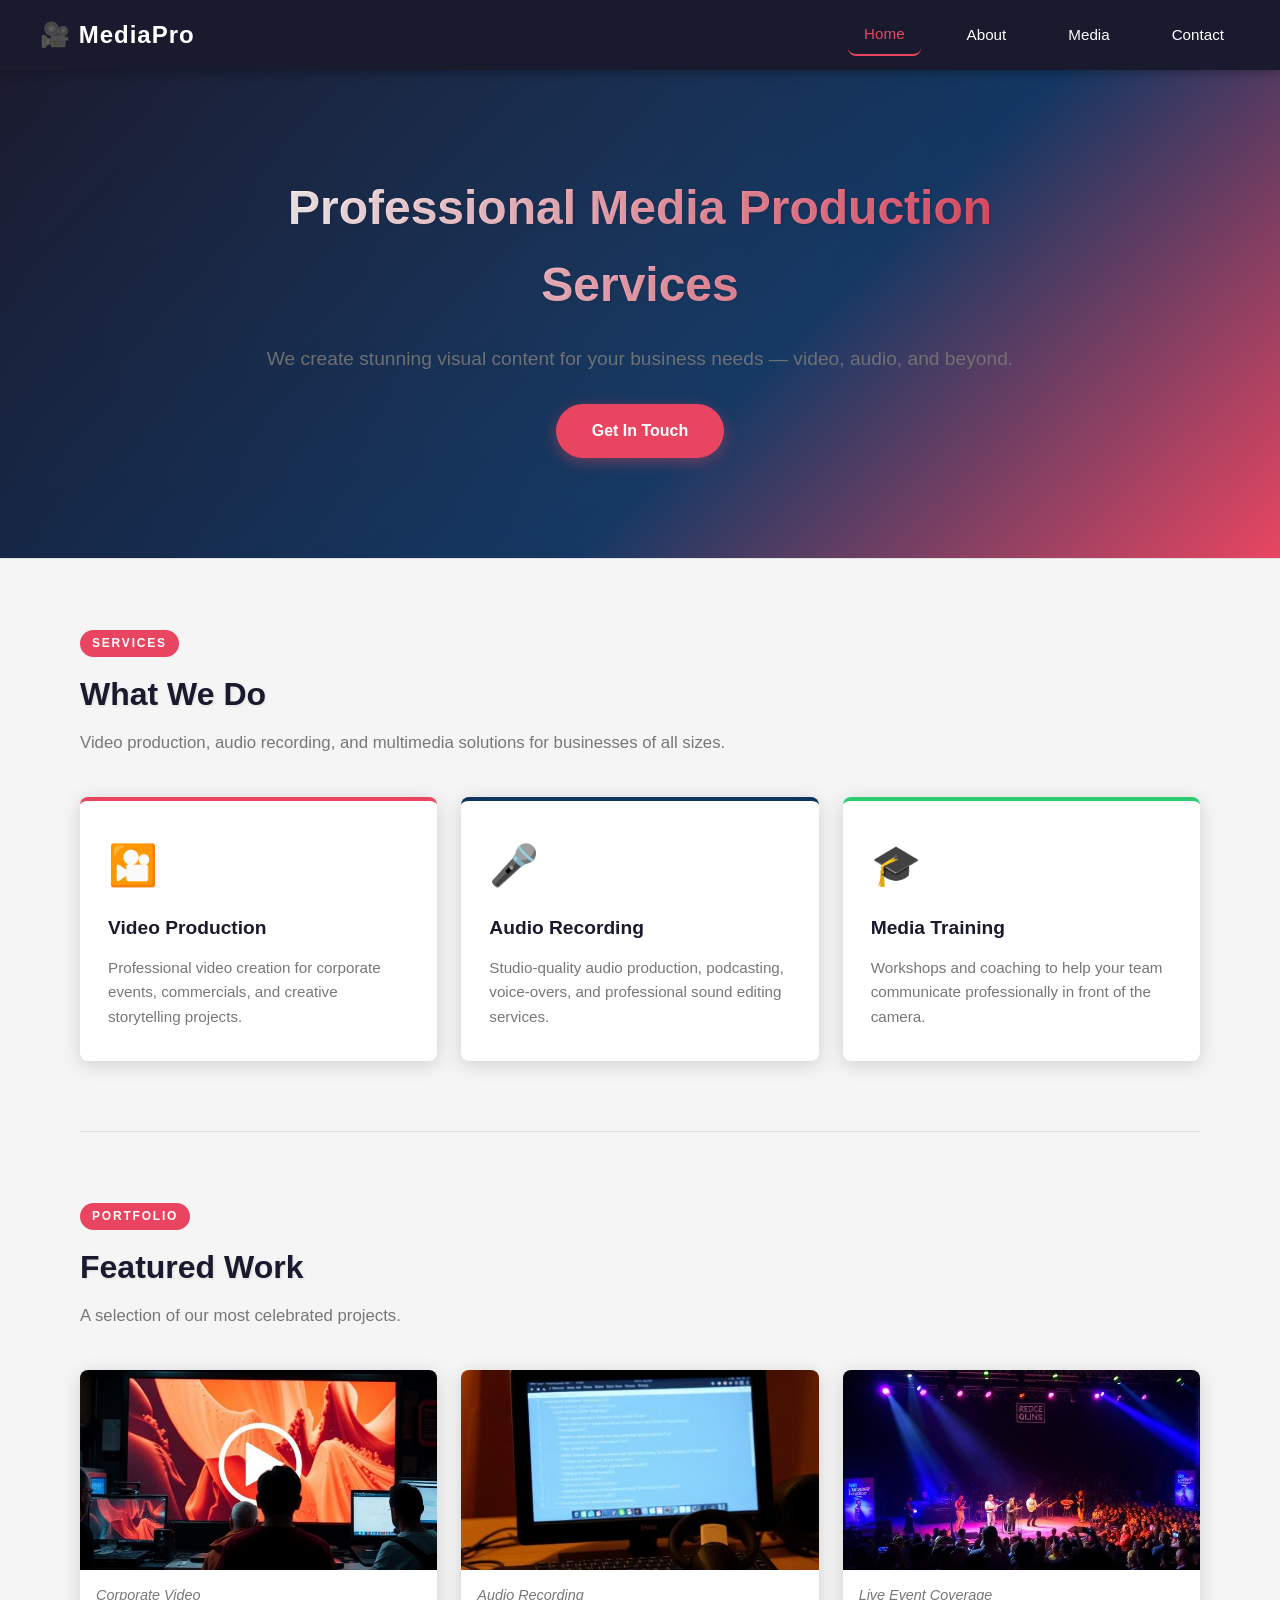
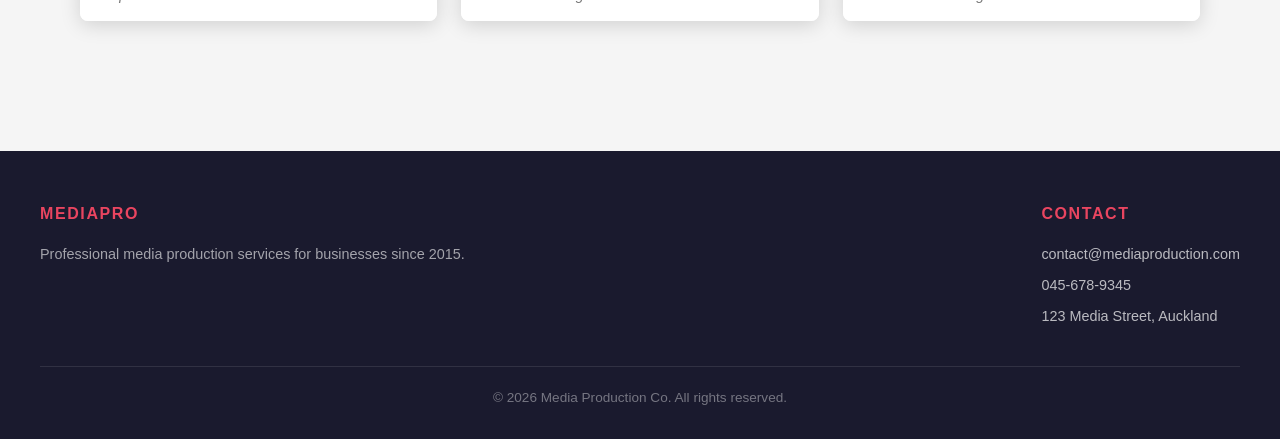
<file: index.html>
<!DOCTYPE html>
<html lang="en">
<head>
    <meta charset="UTF-8">
    <meta name="viewport" content="width=device-width, initial-scale=1.0">
    <meta name="description" content="Professional media production company offering video, audio, and multimedia solutions.">
    <meta name="author" content="Media Production Co.">
    <title>Home | Media Production Co.</title>
    <link rel="stylesheet" href ="css/styles.css">
</head>
<body>

    <header>
        <div class="header-inner">
            <a href="index.html" class="logo">&#127909; MediaPro</a>
            <nav aria-label="Main navigation">
                <a href="index.html" class="active">Home</a>
                <a href="about.html">About</a>
                <a href="media.html">Media</a>
                <a href="contact.html">Contact</a>
            </nav>
        </div>
    </header>

    <section class="hero" aria-label="Hero banner">
        <div class="hero-content">
            <h2>Professional Media Production Services</h2>
            <p>We create stunning visual content for your business needs — video, audio, and beyond.</p>
            <a href="contact.html" class="btn">Get In Touch</a>
        </div>
    </section>

    <main>

        <section aria-labelledby="services-heading">
            <span class="section-label">Services</span>
            <h2 id="services-heading">What We Do</h2>
            <p>Video production, audio recording, and multimedia solutions for businesses of all sizes.</p>

            <div class="services-flex">
                <article class="service-card">
                    <span class="service-icon">&#127910;</span>
                    <h3>Video Production</h3>
                    <p>Professional video creation for corporate events, commercials, and creative storytelling projects.</p>
                </article>
                <article class="service-card">
                    <span class="service-icon">&#127908;</span>
                    <h3>Audio Recording</h3>
                    <p>Studio-quality audio production, podcasting, voice-overs, and professional sound editing services.</p>
                </article>
                <article class="service-card">
                    <span class="service-icon">&#127891;</span>
                    <h3>Media Training</h3>
                    <p>Workshops and coaching to help your team communicate professionally in front of the camera.</p>
                </article>
            </div>
        </section>

        <section aria-labelledby="work-heading">
            <span class="section-label">Portfolio</span>
            <h2 id="work-heading">Featured Work</h2>
            <p>A selection of our most celebrated projects.</p>

            <div class="portfolio-grid">
                <figure>
                    <img src="images/Corporate video.jpeg" alt="Corporate video production shoot on location">
                    <figcaption>Corporate Video</figcaption>
                </figure>
                <figure>
                    <img src="images/audio recording.jpeg" alt="Professional audio recording studio session">
                    <figcaption>Audio Recording</figcaption>
                </figure>
                <figure>
                    <img src="images/Live event coverage.jpeg" alt="Live event media coverage with cameras">
                    <figcaption>Live Event Coverage</figcaption>
                </figure>
            </div>
        </section>

    </main>

    <footer>
        <div class="footer-inner">
            <div class="footer-col">
                <h4>MediaPro</h4>
                <p style="color:rgba(255,255,255,0.6); font-size:0.9rem;">Professional media production services for businesses since 2015.</p>
            </div>
            
            <div class="footer-col">
                <h4>Contact</h4>
                <a href="mailto:contact@mediaproduction.com">contact@mediaproduction.com</a>
                <a href="tel:045-678-9345">045-678-9345</a>
                <a href="#">123 Media Street, Auckland</a>
            </div>
        </div>
        <div class="footer-bottom">
            <p>&copy; 2026 Media Production Co. All rights reserved.</p>
        </div>
    </footer>

</body>
</html>
</file>
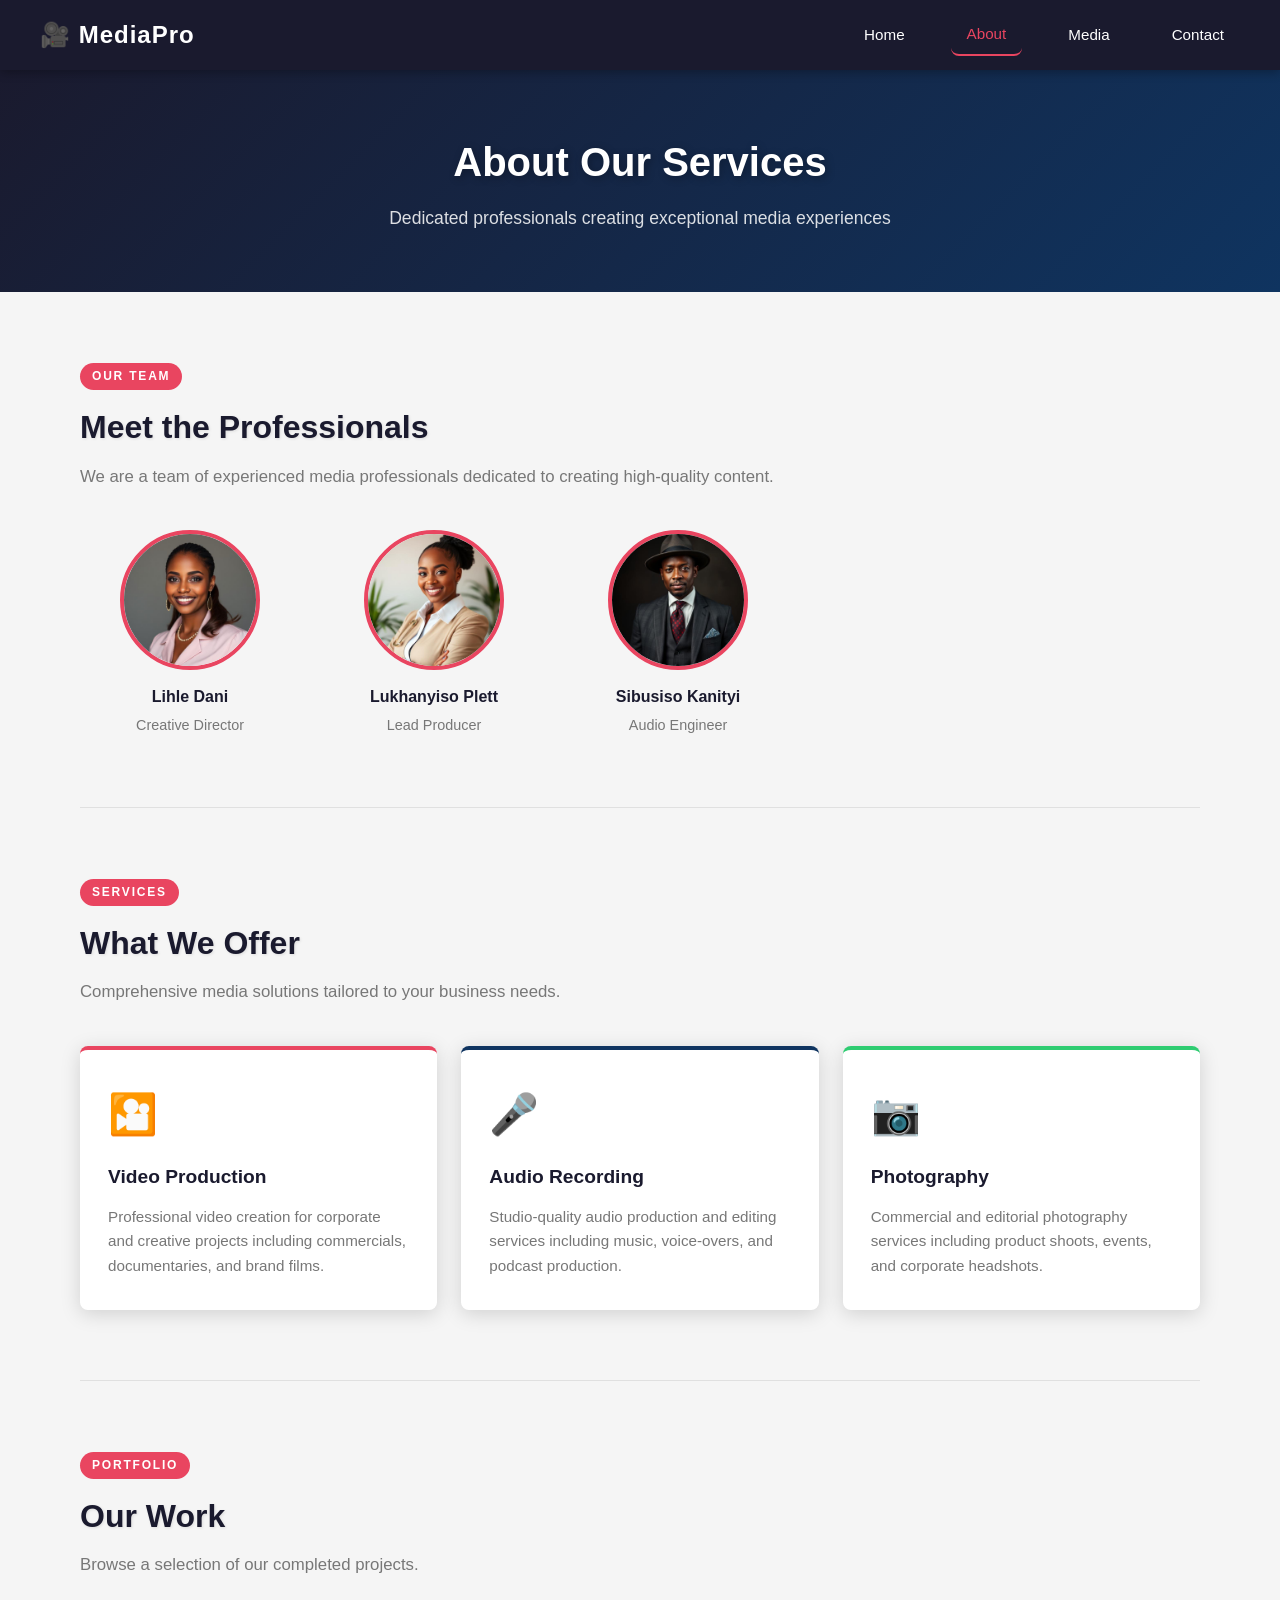
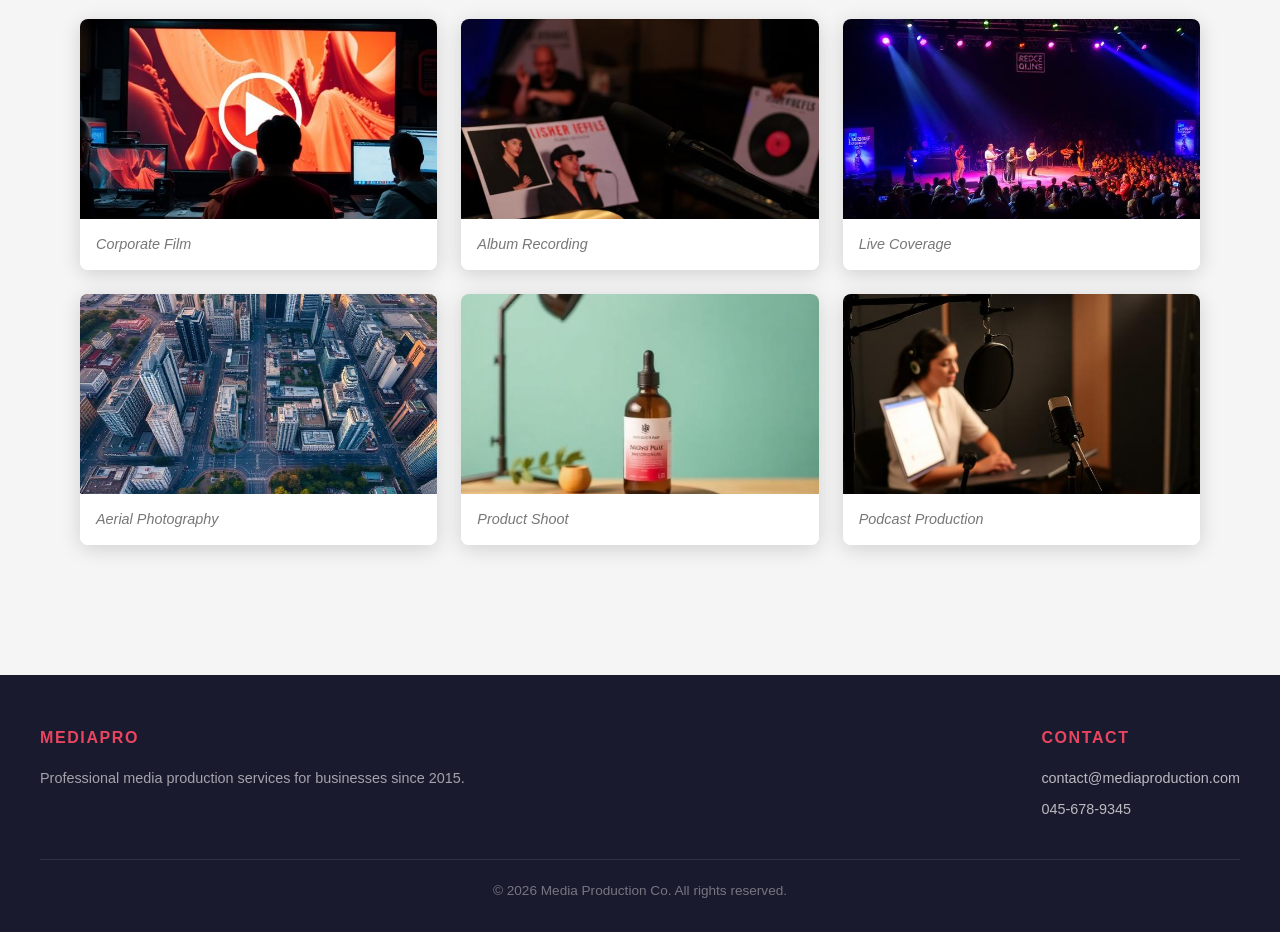
<file: about.html>
<!DOCTYPE html>
<html lang="en">
<head>
    <meta charset="UTF-8">
    <meta name="viewport" content="width=device-width, initial-scale=1.0">
    <meta name="description" content="Meet our team of experienced media professionals and learn about our services.">
    <meta name="author" content="Media Production Co.">
    <title>About Us | Media Production Co.</title>
    <link rel="stylesheet" href="css/styles.css">
</head>
<body>

    <header>
        <div class="header-inner">
            <a href="index.html" class="logo">&#127909; MediaPro</a>
            <nav aria-label="Main navigation">
                <a href="index.html">Home</a>
                <a href="about.html" class="active">About</a>
                <a href="media.html">Media</a>
                <a href="contact.html">Contact</a>
            </nav>
        </div>
    </header>

    <div class="page-banner">
        <h1>About Our Services</h1>
        <p>Dedicated professionals creating exceptional media experiences</p>
    </div>

    <main>

        <section aria-labelledby="team-heading">
            <span class="section-label">Our Team</span>
            <h2 id="team-heading">Meet the Professionals</h2>
            <p>We are a team of experienced media professionals dedicated to creating high-quality content.</p>

            <div class="team-flex">
                <div class="team-card">
                    <figure>
                        <img src="images/Lihle Dani.jpeg" alt="Portrait of Lihle Dani, Creative Director">
                        <figcaption>
                            <strong>Lihle Dani</strong>
                            Creative Director
                        </figcaption>
                    </figure>
                </div>
                <div class="team-card">
                    <figure>
                        <img src="images/Lukhanyiso Plett.jpeg" alt="Portrait of Lukhanyi Plett, Lead Producer">
                        <figcaption>
                            <strong>Lukhanyiso Plett</strong>
                            Lead Producer
                        </figcaption>
                    </figure>
                </div>
                <div class="team-card">
                    <figure>
                        <img src="images/Sibusiso Kanityi.jpeg" alt="Portrait of Sibusiso Kanityi, Audio Engineer">
                        <figcaption>
                            <strong>Sibusiso Kanityi</strong>
                            Audio Engineer
                        </figcaption>
                    </figure>
                </div>
            </div>
        </section>

        <section aria-labelledby="services-heading">
            <span class="section-label">Services</span>
            <h2 id="services-heading">What We Offer</h2>
            <p>Comprehensive media solutions tailored to your business needs.</p>

            <div class="services-flex">
                <article class="service-card">
                    <span class="service-icon">&#127910;</span>
                    <h3>Video Production</h3>
                    <p>Professional video creation for corporate and creative projects including commercials, documentaries, and brand films.</p>
                </article>
                <article class="service-card">
                    <span class="service-icon">&#127908;</span>
                    <h3>Audio Recording</h3>
                    <p>Studio-quality audio production and editing services including music, voice-overs, and podcast production.</p>
                </article>
                <article class="service-card">
                    <span class="service-icon">&#128247;</span>
                    <h3>Photography</h3>
                    <p>Commercial and editorial photography services including product shoots, events, and corporate headshots.</p>
                </article>
            </div>
        </section>

        <section aria-labelledby="portfolio-heading">
            <span class="section-label">Portfolio</span>
            <h2 id="portfolio-heading">Our Work</h2>
            <p>Browse a selection of our completed projects.</p>

            <div class="portfolio-grid">
                <figure>
                    <img src="images/Corporate video.jpeg" alt="Corporate video production filming on location in an office">
                    <figcaption>Corporate Film</figcaption>
                </figure>
                <figure>
                    <img src="images/Album.jpeg" alt="Professional recording studio with mixing board">
                    <figcaption>Album Recording</figcaption>
                </figure>
                <figure>
                    <img src="images/Live event coverage.jpeg" alt="Live event with professional video coverage">
                    <figcaption>Live Coverage</figcaption>
                </figure>
                <figure>
                    <img src="images/Aerial photography.jpeg" alt="Drone aerial photography of cityscape">
                    <figcaption>Aerial Photography</figcaption>
                </figure>
                <figure>
                    <img src="images/product shoot.jpeg" alt="Product photography on white studio backdrop">
                    <figcaption>Product Shoot</figcaption>
                </figure>
                <figure>
                    <img src="images/Podcast.jpeg" alt="Radio host recording podcast in studio">
                    <figcaption>Podcast Production</figcaption>
                </figure>
            </div>
        </section>

    </main>

    <footer>
        <div class="footer-inner">
            <div class="footer-col">
                <h4>MediaPro</h4>
                <p style="color:rgba(255,255,255,0.6); font-size:0.9rem;">Professional media production services for businesses since 2015.</p>
            </div>
            
            <div class="footer-col">
                <h4>Contact</h4>
                <a href="mailto:contact@mediaproduction.com">contact@mediaproduction.com</a>
                <a href="tel:045-678-9345">045-678-9345</a>
            </div>
        </div>
        <div class="footer-bottom">
            <p>&copy; 2026 Media Production Co. All rights reserved.</p>
        </div>
    </footer>

</body>
</html>
</file>
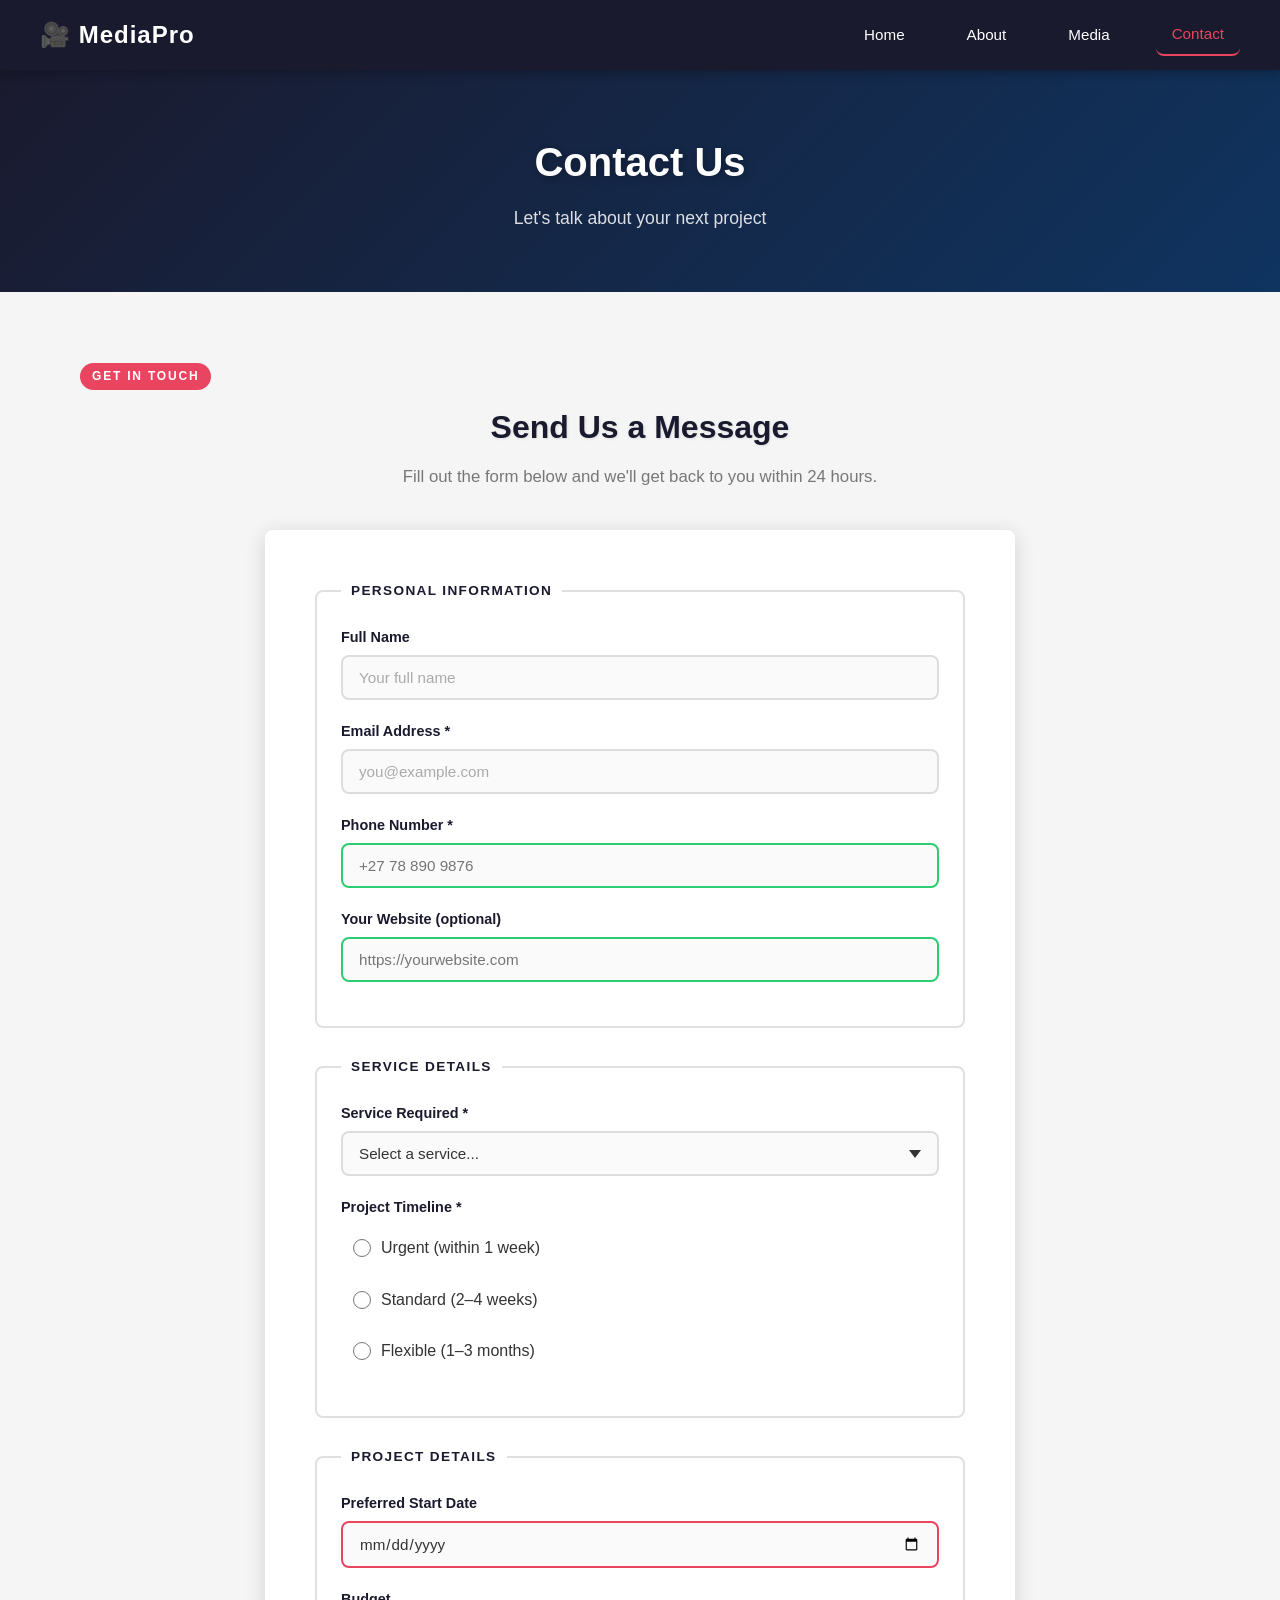
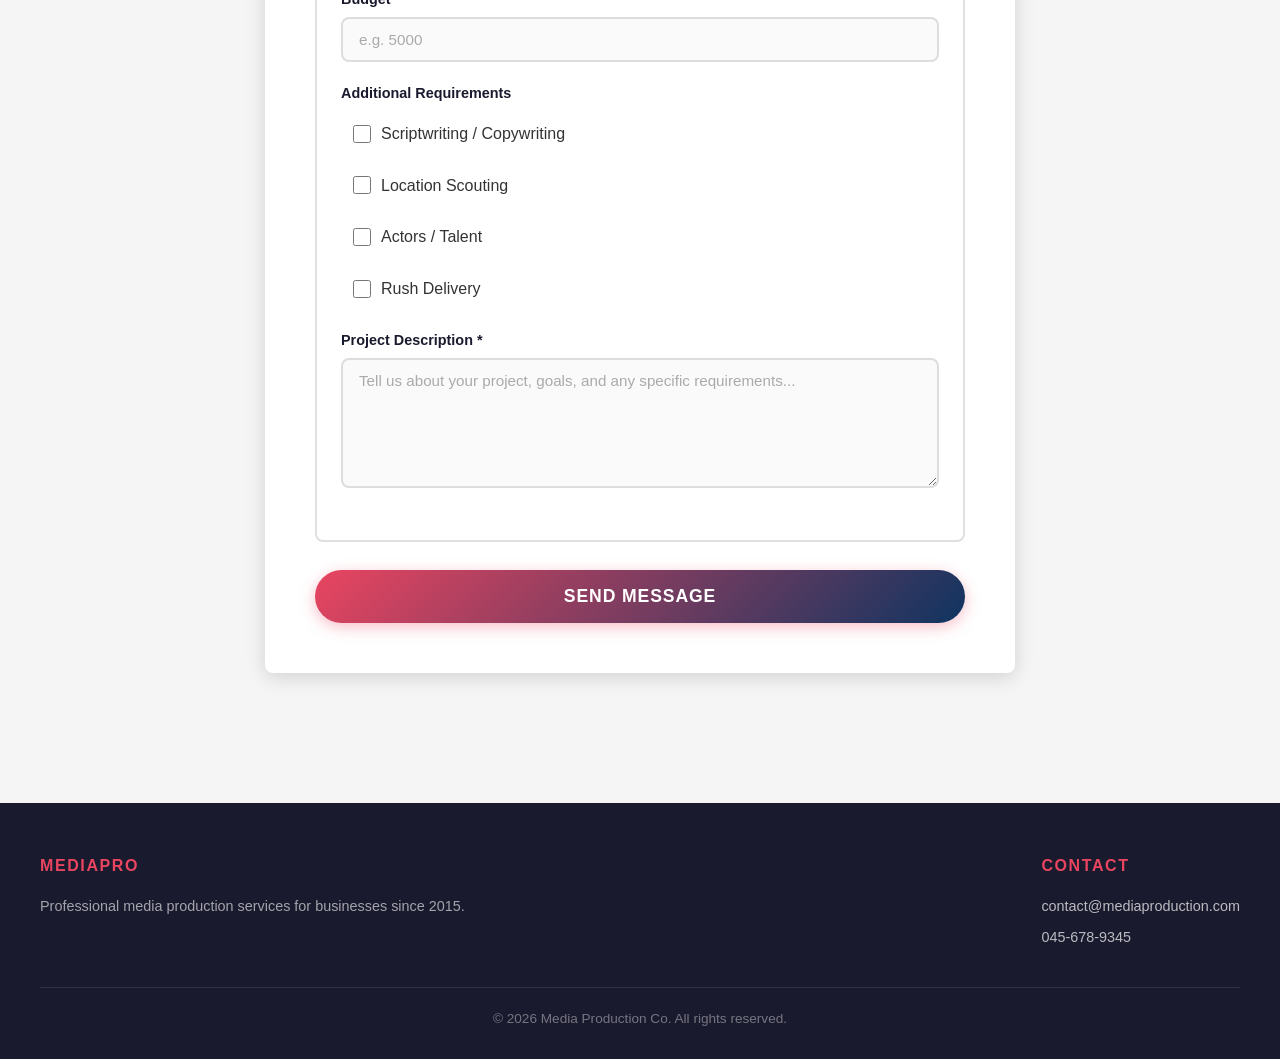
<file: contact.html>
<!DOCTYPE html>
<html lang="en">
<head>
    <meta charset="UTF-8">
    <meta name="viewport" content="width=device-width, initial-scale=1.0">
    <meta name="description" content="Contact Media Production Co. to discuss your next project.">
    <meta name="author" content="Media Production Co.">
    <title>Contact | Media Production Co.</title>
    <link rel="stylesheet" href="css/styles.css">
</head>
<body>

    <header>
        <div class="header-inner">
            <a href="index.html" class="logo">&#127909; MediaPro</a>
            <nav aria-label="Main navigation">
                <a href="index.html">Home</a>
                <a href="about.html">About</a>
                <a href="media.html">Media</a>
                <a href="contact.html" class="active">Contact</a>
            </nav>
        </div>
    </header>

    <div class="page-banner">
        <h1>Contact Us</h1>
        <p>Let's talk about your next project</p>
    </div>

    <main>
        <section aria-labelledby="contact-heading">
            <span class="section-label">Get In Touch</span>
            <h2 id="contact-heading" class="text-center">Send Us a Message</h2>
            <p class="text-center">Fill out the form below and we'll get back to you within 24 hours.</p>

            <form class="contact-form" action="#" method="post" >

                <fieldset>
                    <legend>Personal Information</legend>

                    <div class="form-group">
                        <label for="full-name">Full Name</label>
                        <input
                            type="text"
                            id="full-name"
                            name="full-name"
                            placeholder="Your full name"
                            minlength="2"
                            maxlength="100"
                            autocomplete="name" required>
                    </div>

                    <div class="form-group">
                        <label for="email">Email Address <span aria-hidden="true">*</span></label>
                        <input
                            type="email"
                            id="email"
                            name="email"
                            placeholder="you@example.com"
                            required
                            pattern="[a-z0-9._%+\-]+@[a-z0-9.\-]+\.[a-z]{2,}$"
                            autocomplete="email" >
                    </div>

                    <div class="form-group">
                        <label for="phone">Phone Number <span aria-hidden="true">*</span></label>
                        <input
                           type="tel"
                           id="phone"
                           name="phone"
                           placeholder="+27 78 890 9876"
                           pattern="^\+?[0-9\s\-]{10,15}$"
                           maxlength="12"
                           autocomplete="tel">
                    </div>

                    <div class="form-group">
                        <label for="website">Your Website (optional)</label>
                        <input
                            type="url"
                            id="website"
                            name="website"
                            placeholder="https://yourwebsite.com"
                            autocomplete="url">
                    </div>
                </fieldset>

                <fieldset>
                    <legend>Service Details</legend>

                    <div class="form-group">
                        <label for="service">Service Required <span aria-hidden="true">*</span></label>
                        <select id="service" name="service" required>
                            <option value="" disabled selected>Select a service...</option>
                            <option value="video">Video Production</option>
                            <option value="audio">Audio Recording</option>
                            <option value="photography">Photography</option>
                            <option value="podcast">Podcast Production</option>
                            <option value="training">Media Training</option>
                            <option value="other">Other</option>
                        </select>
                    </div>

                    <div class="form-group">
                        <label id="timeline-label">Project Timeline <span aria-hidden="true">*</span></label>
                        <div class="radio-group" role="radiogroup" aria-labelledby="timeline-label">
                            <label>
                                <input type="radio" name="timeline" value="urgent" required>
                                Urgent (within 1 week)
                            </label>
                            <label>
                                <input type="radio" name="timeline" value="standard">
                                Standard (2–4 weeks)
                            </label>
                            <label>
                                <input type="radio" name="timeline" value="flexible">
                                Flexible (1–3 months)
                            </label>
                        </div>
                    </div>
                </fieldset>

                <fieldset>
                    <legend>Project Details</legend>

                    <div class="form-group">
                        <label for="start-date">Preferred Start Date</label>
                        <input
                            type="date"
                            id="start-date"
                            name="start-date"
                            min="2024-01-01" required>
                    </div>

                    <div class="form-group">
                        <label for="budget">Budget</label>
                        <input
                            type="number"
                            id="budget"
                            name="budget"
                            placeholder="e.g. 5000"
                            min="500"
                            max="500000"
                            step="100" required>
                    </div>

                    <div class="form-group">
                        <label>Additional Requirements</label>
                        <div class="checkbox-group">
                            <label>
                                <input type="checkbox" name="requirements" value="scriptwriting">
                                Scriptwriting / Copywriting
                            </label>
                            <label>
                                <input type="checkbox" name="requirements" value="location">
                                Location Scouting
                            </label>
                            <label>
                                <input type="checkbox" name="requirements" value="actors">
                                Actors / Talent
                            </label>
                            <label>
                                <input type="checkbox" name="requirements" value="rush">
                                Rush Delivery
                            </label>
                        </div>
                    </div>

                    <div class="form-group">
                        <label for="message">Project Description <span aria-hidden="true">*</span></label>
                        <textarea
                            id="message"
                            name="message"
                            placeholder="Tell us about your project, goals, and any specific requirements..."
                            required
                            minlength="20"
                            maxlength="2000"
                            rows="6"></textarea>
                    </div>
                </fieldset>

                <button type="submit" class="submit-btn">Send Message</button>

            </form>
        </section>
    </main>

    <footer>
        <div class="footer-inner">
            <div class="footer-col">
                <h4>MediaPro</h4>
                <p style="color:rgba(255,255,255,0.6); font-size:0.9rem;">Professional media production services for businesses since 2015.</p>
            </div>
            
            <div class="footer-col">
                <h4>Contact</h4>
                <a href="mailto:contact@mediaproduction.com">contact@mediaproduction.com</a>
                <a href="tel:045-678-9345">045-678-9345</a>
            </div>
        </div>
        <div class="footer-bottom">
            <p>&copy; 2026 Media Production Co. All rights reserved.</p>
        </div>
    </footer>

</body>
</html>
</file>
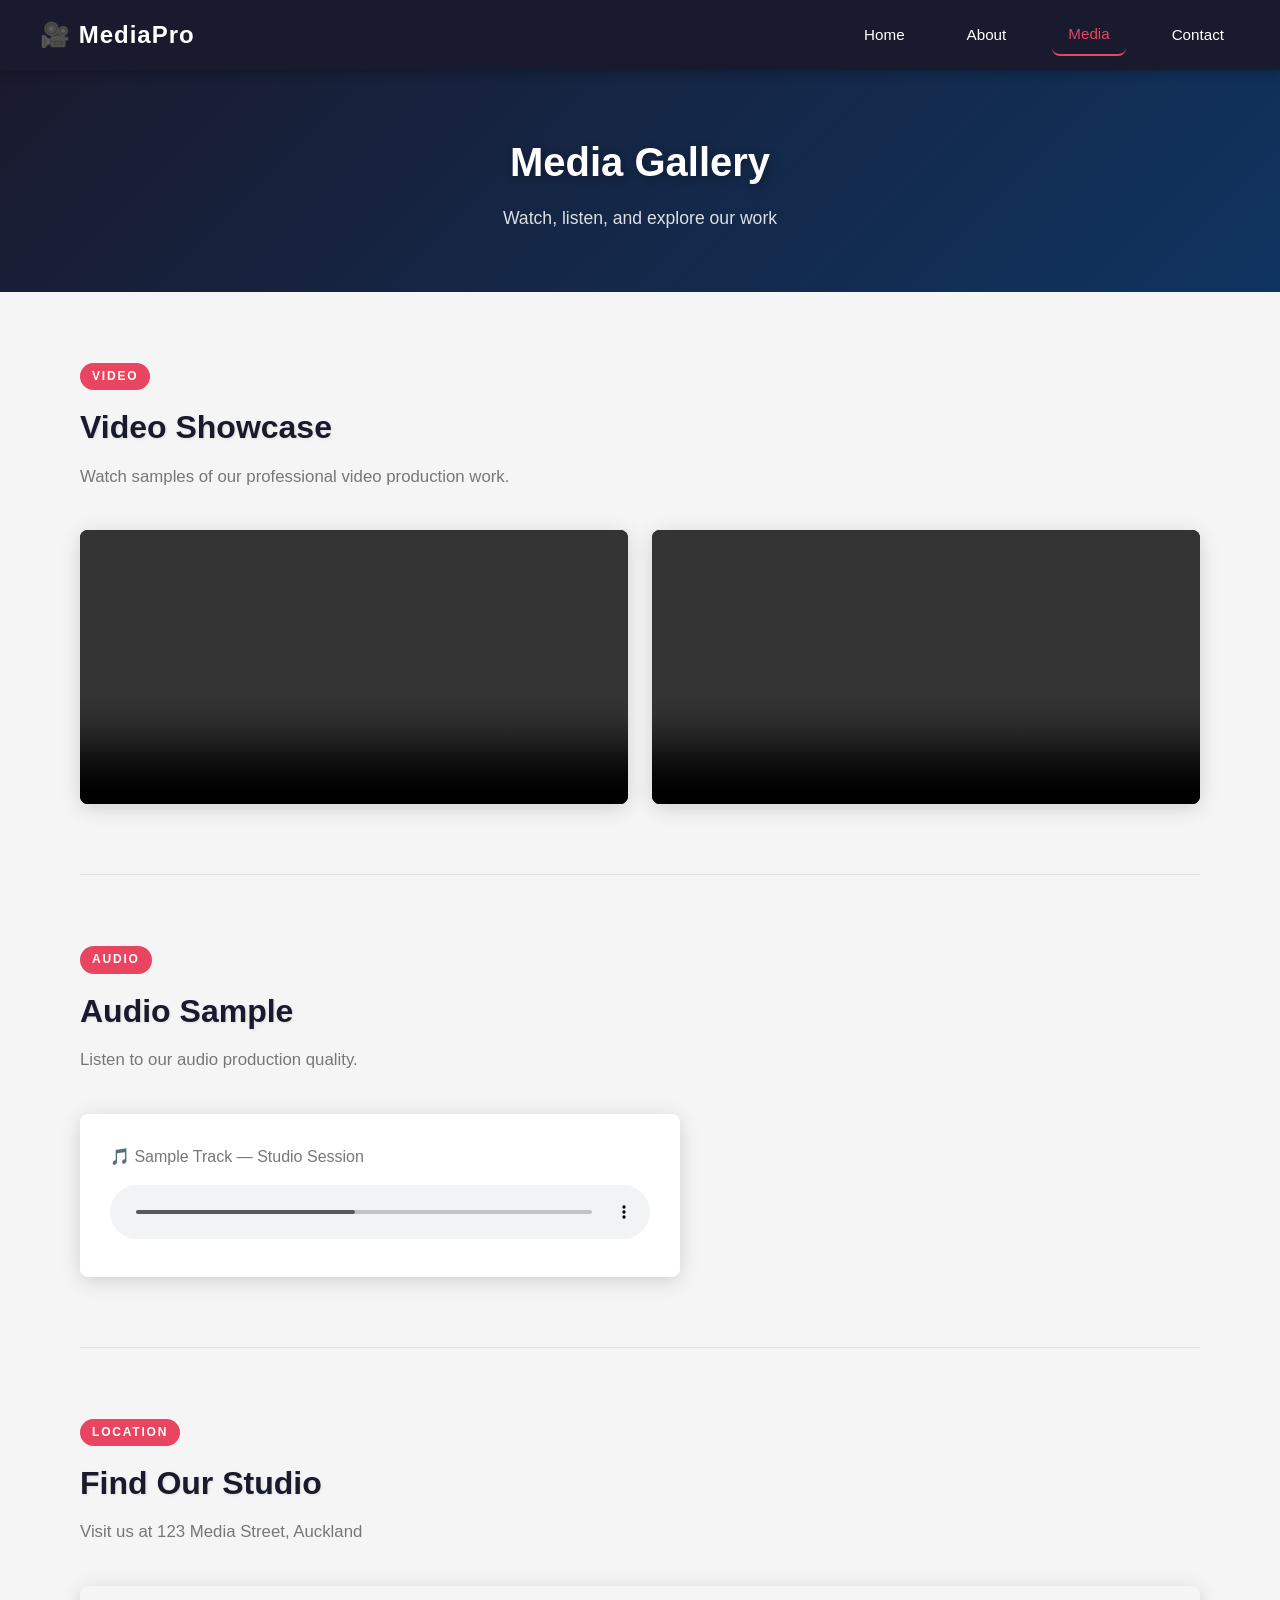
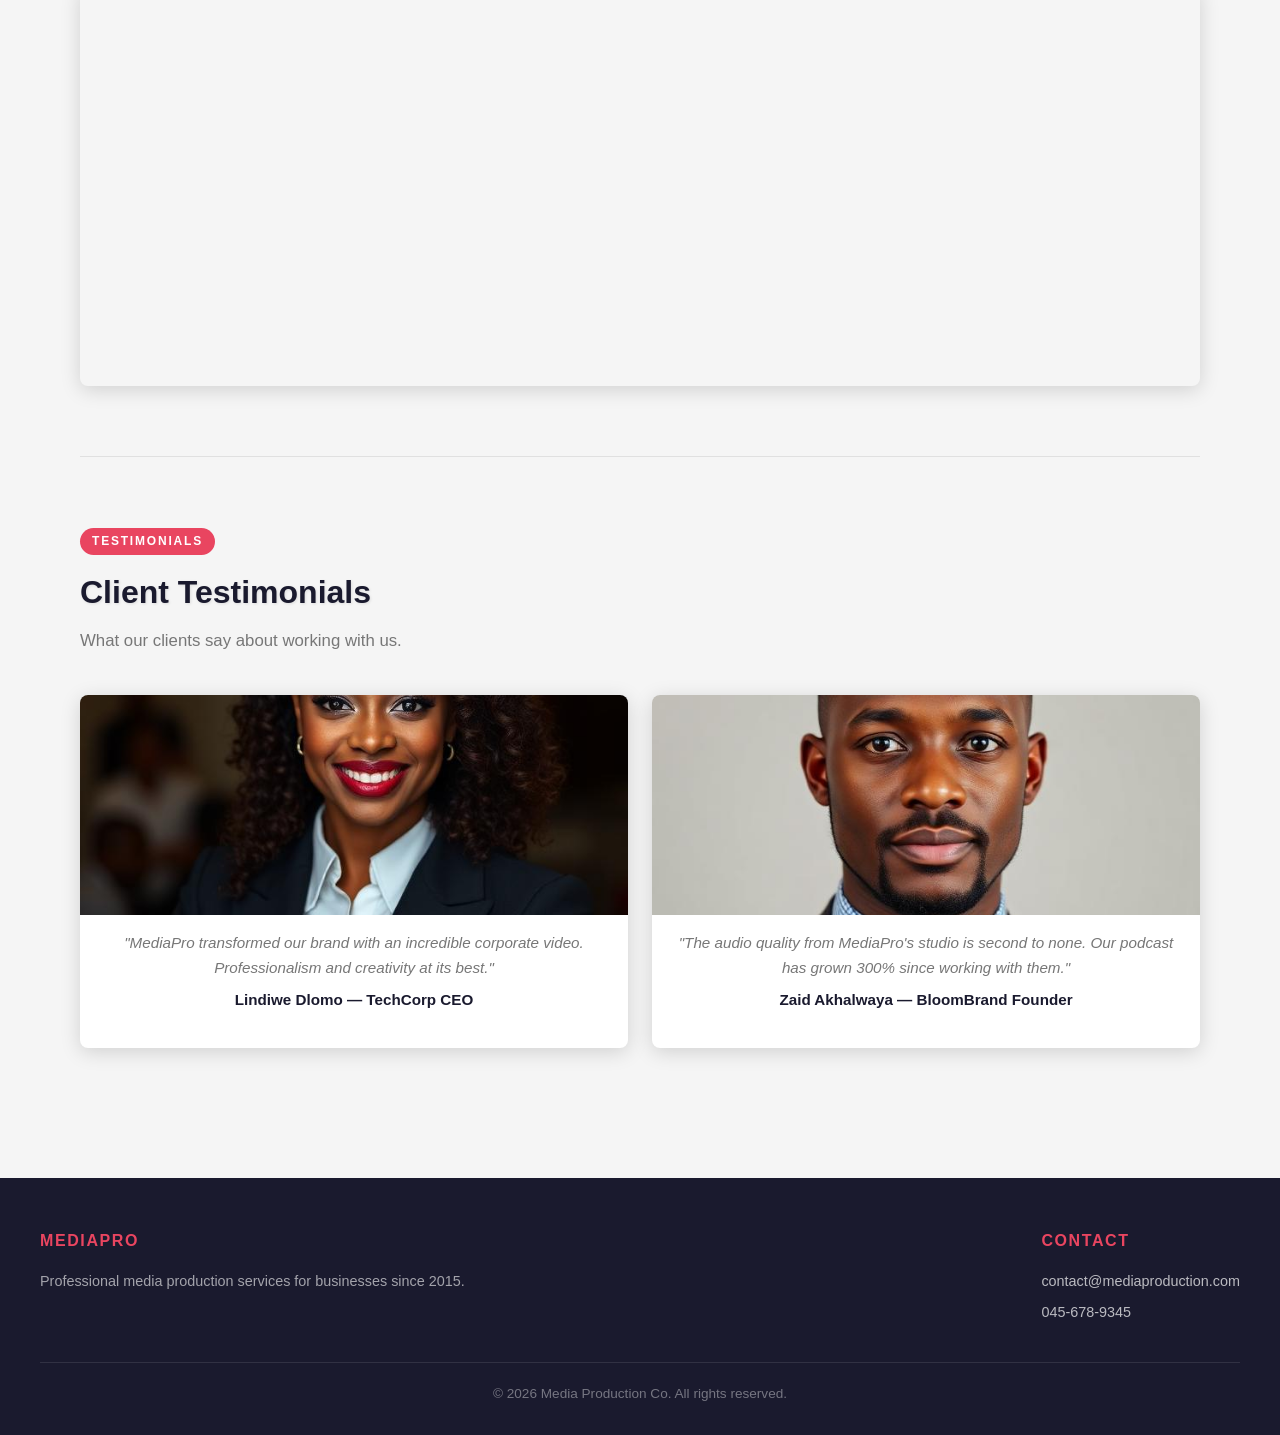
<file: media.html>
<!DOCTYPE html>
<html lang="en">
<head>
    <meta charset="UTF-8">
    <meta name="viewport" content="width=device-width, initial-scale=1.0">
    <meta name="description" content="Watch our video showcase, listen to audio samples, and see client testimonials.">
    <meta name="author" content="Media Production Co.">
    <title>Media Gallery | Media Production Co.</title>
    <link rel="stylesheet" href="css/styles.css">
</head>
<body>

    <header>
        <div class="header-inner">
            <a href="index.html" class="logo">&#127909; MediaPro</a>
            <nav aria-label="Main navigation">
                <a href="index.html">Home</a>
                <a href="about.html">About</a>
                <a href="media.html" class="active">Media</a>
                <a href="contact.html">Contact</a>
            </nav>
        </div>
    </header>

    <div class="page-banner">
        <h1>Media Gallery</h1>
        <p>Watch, listen, and explore our work</p>
    </div>

    <main>

        <section aria-labelledby="video-heading">
            <span class="section-label">Video</span>
            <h2 id="video-heading">Video Showcase</h2>
            <p>Watch samples of our professional video production work.</p>

            <div class="video-flex">
                <div class="video-wrapper">
                    <video controls width="100%">
                        <source src="media/Photography.mp4" type="video/mp4">
                        <p>Your browser does not support HTML5 video. <a href="media/Photography.mp4">Download the video</a> instead.</p>
                    </video>
                </div>

                <div class="video-wrapper">
                    <video controls width="100%">
                        <source src="media/Videography.mp4" type="video/mp4">
                        <p>Your browser does not support HTML5 video. <a href="media/Videography.mp4">Download the video</a> instead.</p>
                    </video>
                </div>
            </div>
        </section>

        <section aria-labelledby="audio-heading">
            <span class="section-label">Audio</span>
            <h2 id="audio-heading">Audio Sample</h2>
            <p>Listen to our audio production quality.</p>

            <div class="audio-player">
                <p>&#127925; Sample Track — Studio Session</p>
                <audio controls>
                    <source src="media/audio.mp3" type="audio/mp3">
                    <p>Your browser does not support HTML5 audio. <a href="media/audio.mp3">Download the audio</a> instead.</p>
                </audio>
            </div>
        </section>

        <section aria-labelledby="location-heading">
            <span class="section-label">Location</span>
            <h2 id="location-heading">Find Our Studio</h2>
            <p>Visit us at 123 Media Street, Auckland</p>

            <div class="map-wrapper">
                <iframe
                    src="https://www.google.com/maps?q=Johannesburg&output=embed"
                    title="Studio location on Google Maps"
                    allowfullscreen
                    loading="lazy"
                    referrerpolicy="no-referrer-when-downgrade">
                </iframe>
            </div>
        </section>

        <section aria-labelledby="testimonials-heading">
            <span class="section-label">Testimonials</span>
            <h2 id="testimonials-heading">Client Testimonials</h2>
            <p>What our clients say about working with us.</p>

            <div class="testimonials-grid">
                <div class="testimonial-item">
                    <figure>
                        <img src="images/Lindiwe Dlomo.jpeg" alt="Portrait of client Lindiwe Dlomo from TechCorp">
                        <figcaption>
                            "MediaPro transformed our brand with an incredible corporate video. Professionalism and creativity at its best."
                            <strong>Lindiwe Dlomo — TechCorp CEO</strong>
                        </figcaption>
                    </figure>
                </div>
                <div class="testimonial-item">
                    <figure>
                        <img src="images/Zaid.jpeg" alt="Portrait of client Zaid Park from BloomBrand">
                        <figcaption>
                            "The audio quality from MediaPro's studio is second to none. Our podcast has grown 300% since working with them."
                            <strong>Zaid Akhalwaya — BloomBrand Founder</strong>
                        </figcaption>
                    </figure>
                </div>
            </div>
        </section>

    </main>

    <footer>
        <div class="footer-inner">
            <div class="footer-col">
                <h4>MediaPro</h4>
                <p style="color:rgba(255,255,255,0.6); font-size:0.9rem;">Professional media production services for businesses since 2015.</p>
            </div>

            <div class="footer-col">
                <h4>Contact</h4>
                <a href="mailto:contact@mediaproduction.com">contact@mediaproduction.com</a>
                <a href="tel:045-678-9345">045-678-9345</a>
            </div>
        </div>
        <div class="footer-bottom">
            <p>&copy; 2026 Media Production Co. All rights reserved.</p>
        </div>
    </footer>

</body>
</html>
</file>
<file: css/styles.css>
*, *::before, *::after {
    box-sizing: border-box;
    margin: 0;
    padding: 0;
}

:root {
    --primary: #1a1a2e;
    --secondary: #16213e;
    --accent: #e94560;
    --accent2: #0f3460;
    --light: #f5f5f5;
    --white: #ffffff;
    --text: #333333;
    --muted: #777777;
    --radius: 8px;
    --shadow: 0 4px 20px rgba(0,0,0,0.15);
    --transition: 0.3s ease;
}

html {
    scroll-behavior: smooth;
}

body {
    font-family: 'Segoe UI', Arial, sans-serif;
    color: var(--text);
    background-color: var(--light);
    line-height: 1.6;
}

img {
    max-width: 100%;
    height: auto;
    display: block;
}

a {
    text-decoration: none;
    color: inherit;
}

@keyframes fadeIn {
    0%   { opacity: 0; transform: translateY(30px); }
    100% { opacity: 1; transform: translateY(0); }
}

@keyframes pulse {
    0%   { transform: scale(1); }
    50%  { transform: scale(1.05); }
    100% { transform: scale(1); }
}

@keyframes slideInLeft {
    0%   { opacity: 0; transform: translateX(-60px); }
    100% { opacity: 1; transform: translateX(0); }
}

@keyframes spin {
    0%   { transform: rotate(0deg); }
    100% { transform: rotate(360deg); }
}

@keyframes shimmer {
    0%   { background-position: -200% center; }
    100% { background-position: 200% center; }
}


header {
    background-color: var(--primary);
    color: var(--white);
    padding: 0 40px;
    position: sticky;
    top: 0;
    z-index: 100;
    box-shadow: 0 2px 10px rgba(0,0,0,0.3);
}

header .header-inner {
    display: flex;
    justify-content: space-between;
    align-items: center;
    height: 70px;
    max-width: 1200px;
    margin: 0 auto;
}

header .logo {
    font-size: 1.5rem;
    font-weight: 700;
    color: var(--white);
    letter-spacing: 1px;
    display: inline-block;
    transition: transform var(--transition), color var(--transition);
}

header .logo:hover {
    color: var(--accent);
    transform: skew(-3deg);
}

nav {
    display: flex;
    gap: 30px;
    align-items: center;
    flex-wrap: wrap;
}

nav a[href] {
    color: var(--white);
    font-size: 0.95rem;
    font-weight: 500;
    padding: 8px 16px;
    border-radius: var(--radius);
    position: relative;
    transition: color var(--transition), background-color var(--transition);
}

nav a[href]:hover {
    color: var(--accent);
    background-color: rgba(233, 69, 96, 0.1);
}

nav a[href].active {
    color: var(--accent);
    border-bottom: 2px solid var(--accent);
}

nav a[href]:focus {
    outline: 2px solid var(--accent);
    outline-offset: 2px;
}


.hero {
    background: linear-gradient(135deg, var(--primary) 0%, var(--accent2) 60%, var(--accent) 100%);
    color: var(--white);
    padding: 100px 40px;
    text-align: center;
    position: relative;
    overflow: hidden;
}

.hero::before {
    content: '';
    position: absolute;
    top: -50%;
    left: -50%;
    width: 200%;
    height: 200%;
    background: radial-gradient(circle, rgba(255,255,255,0.03) 0%, transparent 60%);
    animation: spin 20s linear infinite;
}

.hero-content {
    position: relative;
    z-index: 1;
    animation: fadeIn 1s ease forwards;
    max-width: 800px;
    margin: 0 auto;
}

.hero h2 {
    font-size: 3rem;
    font-weight: 800;
    margin-bottom: 20px;
    background: linear-gradient(90deg, #ffffff, #e94560, #ffffff);
    background-size: 200% auto;
    -webkit-background-clip: text;
    -webkit-text-fill-color: transparent;
    background-clip: text;
    animation: shimmer 3s linear infinite;
}

.hero p {
    font-size: 1.2rem;
    opacity: 0.9;
    margin-bottom: 30px;
}

.btn {
    display: inline-block;
    padding: 14px 36px;
    background-color: var(--accent);
    color: var(--white);
    border-radius: 50px;
    font-weight: 600;
    font-size: 1rem;
    transition: background-color var(--transition), transform var(--transition), box-shadow var(--transition);
    box-shadow: 0 4px 15px rgba(233, 69, 96, 0.4);
}

.btn:hover {
    background-color: #c73652;
    transform: scale(1.05);
    box-shadow: 0 6px 20px rgba(233, 69, 96, 0.6);
}

.btn:focus {
    outline: 3px solid rgba(233,69,96,0.5);
    outline-offset: 3px;
}


main {
    max-width: 1200px;
    margin: 0 auto;
    padding: 0 40px;
}

section {
    padding: 70px 0;
    border-bottom: 1px solid #e0e0e0;
}

section:last-child {
    border-bottom: none;
}

section h2 {
    font-size: 2rem;
    color: var(--primary);
    margin-bottom: 10px;
    text-shadow: 1px 1px 3px rgba(0,0,0,0.1);
}

section h2 + p {
    color: var(--muted);
    margin-bottom: 40px;
    font-size: 1.05rem;
}

.section-label {
    display: inline-block;
    background-color: var(--accent);
    color: var(--white);
    font-size: 0.75rem;
    font-weight: 700;
    letter-spacing: 0.15em;
    text-transform: uppercase;
    padding: 4px 12px;
    border-radius: 50px;
    margin-bottom: 12px;
}


.services-flex {
    display: flex;
    flex-wrap: wrap;
    gap: 24px;
    justify-content: space-between;
    align-items: stretch;
}

.service-card {
    flex: 1 1 280px;
    background: var(--white);
    border-radius: var(--radius);
    padding: 32px 28px;
    box-shadow: var(--shadow);
    border-top: 4px solid var(--accent);
    animation: fadeIn 0.8s ease forwards;
    transition: transform var(--transition), box-shadow var(--transition);
}

.service-card:hover {
    transform: translateY(-8px);
    box-shadow: 0 12px 30px rgba(0,0,0,0.2);
}

.service-card:nth-child(2) {
    border-top-color: var(--accent2);
    animation-delay: 0.2s;
}

.service-card:nth-child(3) {
    border-top-color: #2ecc71;
    animation-delay: 0.4s;
}

.service-card h3 {
    font-size: 1.2rem;
    color: var(--primary);
    margin-bottom: 12px;
}

.service-card p {
    color: var(--muted);
    font-size: 0.95rem;
}

.service-icon {
    font-size: 2.5rem;
    margin-bottom: 16px;
    display: inline-block;
    transition: transform var(--transition);
}

.service-card:hover .service-icon {
    transform: rotate(10deg) scale(1.2);
}


.portfolio-grid {
    display: grid;
    grid-template-columns: repeat(auto-fit, minmax(280px, 1fr));
    grid-gap: 24px;
    margin-top: 20px;
}

.portfolio-grid figure {
    margin: 0;
    border-radius: var(--radius);
    overflow: hidden;
    box-shadow: var(--shadow);
    background: var(--white);
    transition: transform var(--transition), box-shadow var(--transition);
}

.portfolio-grid figure:hover {
    transform: scale(1.02);
    box-shadow: 0 10px 30px rgba(0,0,0,0.25);
}

.portfolio-grid figure img {
    width: 100%;
    height: 200px;
    object-fit: cover;
    transition: transform var(--transition);
}

.portfolio-grid figure:hover img {
    transform: scale(1.08);
}

.portfolio-grid figcaption {
    padding: 14px 16px;
    font-size: 0.9rem;
    color: var(--muted);
    font-style: italic;
    background: var(--white);
}


.testimonials-grid {
    display: grid;
    grid-template-columns: repeat(auto-fit, minmax(300px, 1fr));
    grid-gap: 24px;
}

.testimonial-item figure {
    margin: 0;
    background: var(--white);
    border-radius: var(--radius);
    overflow: hidden;
    box-shadow: var(--shadow);
    text-align: center;
    padding-bottom: 20px;
    transition: transform var(--transition);
}

.testimonial-item figure:hover {
    transform: translateY(-5px);
}

.testimonial-item figure img {
    width: 100%;
    height: 220px;
    object-fit: cover;
}

.testimonial-item figcaption {
    padding: 16px;
    font-size: 0.95rem;
    color: var(--muted);
    font-style: italic;
}

.testimonial-item figcaption strong {
    display: block;
    color: var(--primary);
    font-style: normal;
    margin-top: 8px;
}


.video-flex {
    display: flex;
    flex-wrap: wrap;
    gap: 24px;
    justify-content: center;
    align-items: flex-start;
}

.video-flex > * {
    flex: 1 1 400px;
}

.video-wrapper {
    background: #000;
    border-radius: var(--radius);
    overflow: hidden;
    box-shadow: var(--shadow);
}

.video-wrapper video {
    width: 100%;
    display: block;
}


.audio-player {
    background: var(--white);
    border-radius: var(--radius);
    padding: 30px;
    box-shadow: var(--shadow);
    max-width: 600px;
}

.audio-player p {
    margin-bottom: 16px;
    color: var(--muted);
}

.audio-player audio {
    width: 100%;
}


.map-wrapper {
    border-radius: var(--radius);
    overflow: hidden;
    box-shadow: var(--shadow);
}

.map-wrapper iframe {
    width: 100%;
    height: 400px;
    border: none;
    display: block;
}


.contact-form {
    background: var(--white);
    border-radius: var(--radius);
    padding: 50px;
    box-shadow: var(--shadow);
    max-width: 750px;
    margin: 0 auto;
    animation: slideInLeft 0.8s ease forwards;
}

fieldset {
    border: 2px solid #e0e0e0;
    border-radius: var(--radius);
    padding: 24px;
    margin-bottom: 28px;
    transition: border-color var(--transition);
}

fieldset:focus-within {
    border-color: var(--accent);
}

legend {
    font-weight: 700;
    color: var(--primary);
    font-size: 1rem;
    padding: 0 10px;
    text-transform: uppercase;
    letter-spacing: 0.1em;
    font-size: 0.85rem;
}

.form-group {
    margin-bottom: 20px;
}

.form-group > label {
    display: block;
    font-weight: 600;
    margin-bottom: 6px;
    color: var(--primary);
    font-size: 0.9rem;
}

input[required]::placeholder,
textarea[required]::placeholder {
    color: #aaa;
}

input[type="text"],
input[type="email"],
input[type="tel"],
input[type="url"],
input[type="date"],
input[type="number"],
select,
textarea {
    width: 100%;
    padding: 12px 16px;
    border: 2px solid #ddd;
    border-radius: var(--radius);
    font-size: 0.95rem;
    font-family: inherit;
    color: var(--text);
    background: #fafafa;
    transition: border-color var(--transition), box-shadow var(--transition), background var(--transition);
}

input[type="text"]:focus,
input[type="email"]:focus,
input[type="tel"]:focus,
input[type="url"]:focus,
input[type="date"]:focus,
input[type="number"]:focus,
select:focus,
textarea:focus {
    outline: none;
    border-color: var(--accent);
    box-shadow: 0 0 0 3px rgba(233,69,96,0.15);
    background: var(--white);
}

input:valid {
    border-color: #2ecc71;
}

input:invalid:not(:placeholder-shown) {
    border-color: var(--accent);
}

textarea {
    resize: vertical;
    min-height: 120px;
}

select {
    cursor: pointer;
    appearance: none;
    background-image: url("data:image/svg+xml,%3Csvg xmlns='http://www.w3.org/2000/svg' width='12' height='8' viewBox='0 0 12 8'%3E%3Cpath fill='%23333' d='M6 8L0 0h12z'/%3E%3C/svg%3E");
    background-repeat: no-repeat;
    background-position: right 16px center;
    padding-right: 40px;
}

.radio-group,
.checkbox-group {
    display: flex;
    flex-direction: column;
    gap: 10px;
    margin-top: 8px;
}

.radio-group label,
.checkbox-group label {
    display: flex;
    align-items: center;
    gap: 10px;
    font-weight: 400;
    cursor: pointer;
    padding: 8px 12px;
    border-radius: var(--radius);
    transition: background-color var(--transition);
}

.radio-group label:hover,
.checkbox-group label:hover {
    background-color: rgba(233,69,96,0.06);
}

input[type="radio"],
input[type="checkbox"] {
    width: 18px;
    height: 18px;
    accent-color: var(--accent);
    cursor: pointer;
}

.submit-btn {
    width: 100%;
    padding: 16px;
    background: linear-gradient(135deg, var(--accent), var(--accent2));
    color: var(--white);
    border: none;
    border-radius: 50px;
    font-size: 1.1rem;
    font-weight: 700;
    cursor: pointer;
    letter-spacing: 0.05em;
    text-transform: uppercase;
    transition: transform var(--transition), box-shadow var(--transition);
    box-shadow: 0 4px 15px rgba(233,69,96,0.35);
    /* Animation: pulse */
    animation: pulse 2s ease infinite;
}

.submit-btn:hover {
    transform: translateY(-3px);
    box-shadow: 0 8px 25px rgba(233,69,96,0.5);
    animation-play-state: paused;
}

.submit-btn:focus {
    outline: 3px solid rgba(233,69,96,0.5);
    outline-offset: 3px;
}


footer {
    background-color: var(--primary);
    color: var(--white);
    padding: 50px 40px 30px;
    margin-top: 60px;
}

.footer-inner {
    max-width: 1200px;
    margin: 0 auto;
    display: flex;
    flex-wrap: wrap;
    justify-content: space-between;
    gap: 30px;
    padding-bottom: 30px;
    border-bottom: 1px solid rgba(255,255,255,0.1);
}

.footer-col h4 {
    font-size: 1rem;
    text-transform: uppercase;
    letter-spacing: 0.1em;
    color: var(--accent);
    margin-bottom: 16px;
}

footer a {
    color: rgba(255,255,255,0.7);
    display: block;
    margin-bottom: 8px;
    font-size: 0.9rem;
    transition: color var(--transition), transform var(--transition);
}

footer a:hover {
    color: var(--accent);
    transform: translateX(4px);
}

.footer-bottom {
    max-width: 1200px;
    margin: 20px auto 0;
    text-align: center;
    font-size: 0.85rem;
    color: rgba(255,255,255,0.4);
}


.team-flex {
    display: flex;
    flex-wrap: wrap;
    gap: 24px;
    justify-content: flex-start;
    align-items: flex-start;
}

.team-card {
    flex: 0 1 220px;
    text-align: center;
    transition: transform var(--transition);
}

.team-card:hover {
    transform: translateY(-6px);
}

.team-card figure {
    margin: 0;
}

.team-card figure img {
    width: 140px;
    height: 140px;
    border-radius: 50%;
    object-fit: cover;
    border: 4px solid var(--accent);
    margin: 0 auto 14px;
    transition: transform var(--transition), box-shadow var(--transition);
}

.team-card figure:hover img {
    transform: scale(1.08);
    box-shadow: 0 8px 20px rgba(233,69,96,0.4);
}

.team-card figcaption {
    font-size: 0.9rem;
    color: var(--muted);
}

.team-card figcaption strong {
    display: block;
    color: var(--primary);
    font-size: 1rem;
    font-style: normal;
    margin-bottom: 4px;
}

.page-banner {
    background: linear-gradient(135deg, var(--primary), var(--accent2));
    color: var(--white);
    padding: 60px 40px;
    text-align: center;
}

.page-banner h1 {
    font-size: 2.5rem;
    font-weight: 800;
    margin-bottom: 10px;
    text-shadow: 2px 2px 8px rgba(0,0,0,0.3);
}

.page-banner p {
    font-size: 1.1rem;
    opacity: 0.85;
}


.text-center { text-align: center; }
.mt-20 { margin-top: 20px; }

@media (max-width: 900px) {
    header .header-inner {
        flex-direction: column;
        height: auto;
        padding: 16px 0;
        gap: 12px;
    }

    nav {
        gap: 10px;
        justify-content: center;
    }

    .hero h2 {
        font-size: 2rem;
    }

    .contact-form {
        padding: 30px 20px;
    }

    main {
        padding: 0 20px;
    }

    header {
        padding: 0 20px;
    }
}

@media (max-width: 600px) {
    .hero {
        padding: 60px 20px;
    }

    .hero h2 {
        font-size: 1.6rem;
    }

    .services-flex {
        flex-direction: column;
    }

    .video-flex {
        flex-direction: column;
    }

    .footer-inner {
        flex-direction: column;
    }
/* Show as grid layout*/
    .portfolio-grid {
        grid-template-columns: 1fr;
    }
/* Show as grid layout*/
    .testimonials-grid {
        grid-template-columns: 1fr;
    }

/* Show burger icon */
   .menu-icon {
    display: block;
   }

/* Hide nav by default */
   .nav {
    display: none;
    flex-direction: column;
    width: 100%;
    background-color: var(--primary);
    margin-top: 10px;
   }

/* Show nav when checked */
   #menu-toggle:checked + .menu-icon + nav {
    display: flex;
   }

/* Style links */
   nav a[href] {
    width: 100%;
    padding: 12px;
    border-top: 1px solid rgba(255,255,255,0.1);
   }
}


.hero h2 {
    -webkit-background-clip: text;
    -webkit-text-fill-color: transparent;
}

.btn,
.submit-btn {
    -webkit-appearance: none;
}

select {
    -webkit-appearance: none;
    -moz-appearance: none;
}
</file>
